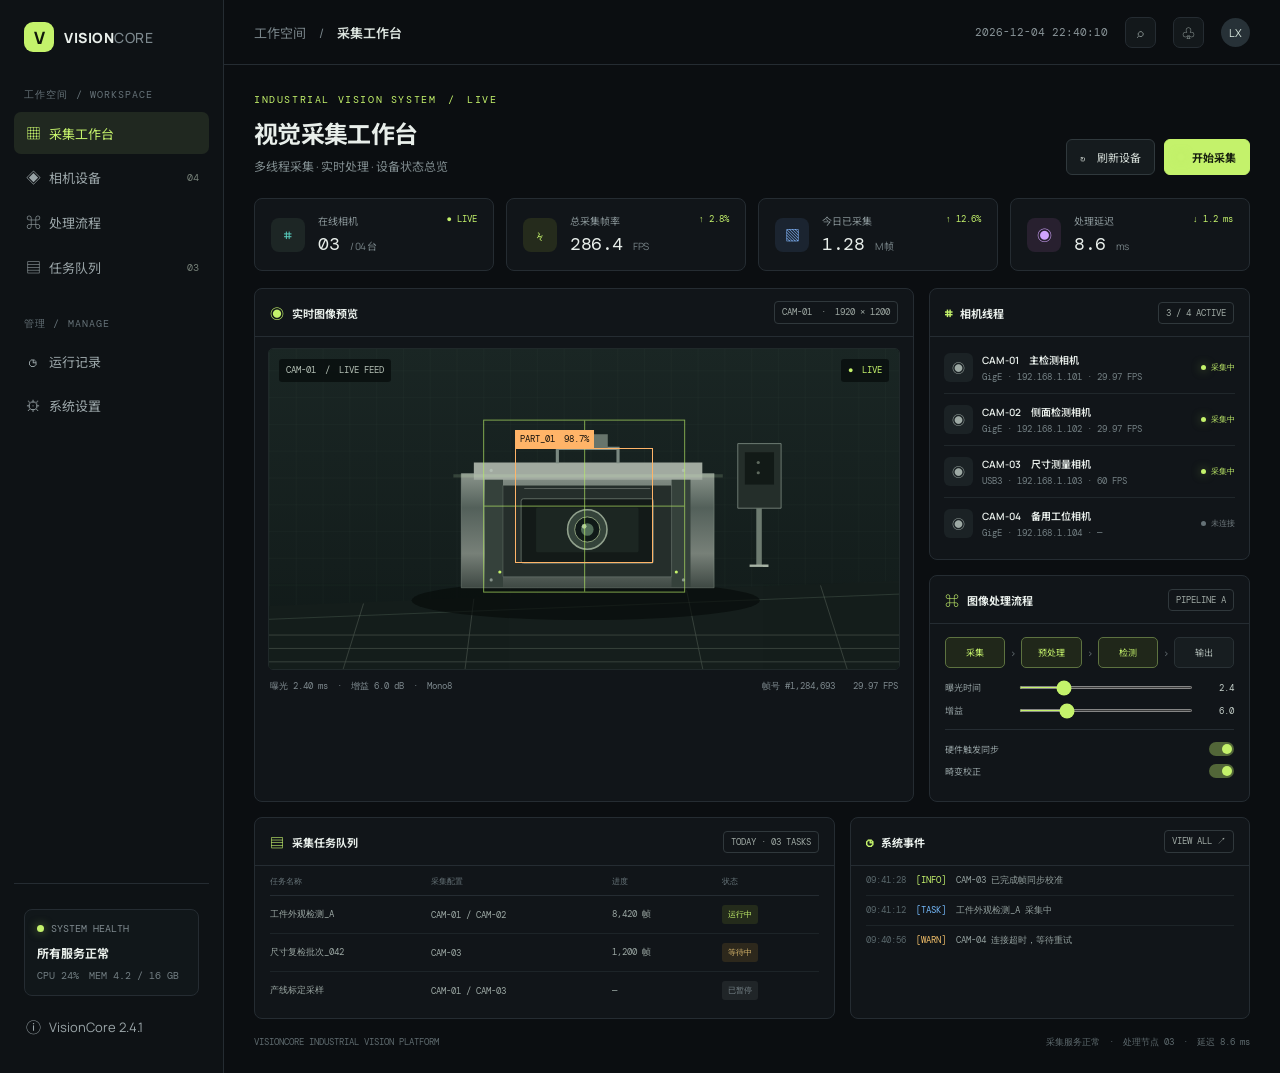
<file: acquisition.html>
<!doctype html>
<html lang="zh-CN">
<head>
<meta charset="utf-8"><meta name="viewport" content="width=device-width,initial-scale=1"><title>VisionCore · 视觉采集工作台</title>
<style>
@import url('https://fonts.googleapis.com/css2?family=DM+Mono:wght@400;500&family=Manrope:wght@400;500;600;700;800&family=Noto+Sans+SC:wght@400;500;600;700&display=swap');
:root{--bg:#0b0e11;--panel:#111519;--panel2:#151a1f;--line:#252c32;--muted:#7d898e;--text:#e8eeea;--lime:#c4f26b;--lime2:#8cb33c;--cyan:#5bd4c4;--red:#ff7068;--mono:'DM Mono',monospace;--sans:'Manrope','Noto Sans SC',sans-serif}*{box-sizing:border-box}body{margin:0;background:var(--bg);color:var(--text);font-family:var(--sans);font-size:13px;min-height:100vh}button,input{font:inherit}.shell{display:flex;min-height:100vh}.sidebar{width:224px;flex-shrink:0;background:#0e1215;border-right:1px solid var(--line);padding:22px 14px;display:flex;flex-direction:column}.brand{display:flex;align-items:center;gap:10px;padding:0 10px 28px}.brand-icon{width:30px;height:30px;background:var(--lime);color:#11170b;display:grid;place-items:center;border-radius:9px;font-weight:800;font-size:17px}.brand-name{font-size:14px;font-weight:800;letter-spacing:.5px}.brand-name span{color:var(--muted);font-weight:500}.group-label{font:10px var(--mono);letter-spacing:1.1px;color:#657177;padding:8px 10px 10px}.nav{display:flex;gap:7px;align-items:center;padding:10px;border-radius:7px;color:#9aa5a8;margin-bottom:3px;cursor:pointer}.nav.active{background:#202820;color:var(--lime)}.nav .ico{font-size:15px;width:18px;text-align:center}.nav em{font-style:normal;margin-left:auto;font:10px var(--mono);color:#778279}.side-bottom{margin-top:auto;border-top:1px solid var(--line);padding-top:15px}.system{margin:10px;padding:12px;border:1px solid var(--line);border-radius:8px;background:#11171a}.system-head{font:10px var(--mono);color:#7f8a8f;display:flex;align-items:center;gap:7px}.dot{width:7px;height:7px;border-radius:50%;background:var(--lime);box-shadow:0 0 10px #b7ea5c80}.system strong{display:block;margin:9px 0 3px;font-size:12px}.system small{color:#727e82;font:10px var(--mono)}.main{min-width:0;flex:1}.topbar{height:65px;border-bottom:1px solid var(--line);display:flex;align-items:center;padding:0 30px;gap:20px}.crumb{color:#79858a}.crumb b{color:#dce4df;font-weight:600}.top-right{margin-left:auto;display:flex;align-items:center;gap:17px}.clock{font:11px var(--mono);color:#899498}.icon-btn{border:1px solid var(--line);background:#13181b;border-radius:7px;color:#95a09e;width:31px;height:31px}.avatar{width:29px;height:29px;background:#273137;border-radius:50%;display:grid;place-items:center;color:#d8e7dd;font-size:11px}.content{max-width:1600px;margin:auto;padding:28px 30px 24px}.heading{display:flex;align-items:flex-end;margin-bottom:23px}.eyebrow{font:10px var(--mono);letter-spacing:1.6px;color:var(--lime);margin-bottom:8px}.heading h1{font-size:24px;letter-spacing:-.7px;margin:0;font-weight:700}.sub{color:#7f8b8e;margin:7px 0 0;font-size:12px}.head-actions{margin-left:auto;display:flex;gap:9px}.btn{background:#151b1e;border:1px solid #30393d;border-radius:6px;color:#d3dbd6;padding:9px 13px;cursor:pointer;display:inline-flex;align-items:center;gap:8px;font-size:11px}.btn:hover{border-color:#647278}.btn.primary{background:var(--lime);color:#18200f;border-color:var(--lime);font-weight:700}.btn.primary.running{background:#202c1a;color:var(--lime);border-color:#536638}.btn .dot{width:6px;height:6px}.metrics{display:grid;grid-template-columns:repeat(4,1fr);gap:12px;margin-bottom:17px}.metric,.card{background:var(--panel);border:1px solid var(--line);border-radius:8px}.metric{padding:14px 16px;display:flex;align-items:center;gap:13px}.metric-icon{width:34px;height:34px;background:#1d2625;border-radius:8px;display:grid;place-items:center;font-size:15px;color:var(--cyan)}.metric:nth-child(2) .metric-icon{color:var(--lime);background:#252b1c}.metric:nth-child(3) .metric-icon{color:#83b8ff;background:#1b2430}.metric:nth-child(4) .metric-icon{color:#d0a4fc;background:#28202f}.metric-label{color:#889497;font-size:10px}.metric-value{font:18px var(--mono);margin-top:4px;letter-spacing:-.5px}.metric-value span{font:10px var(--sans);color:#788488}.metric-trend{margin-left:auto;font:9px var(--mono);color:var(--lime);align-self:flex-start}.workspace{display:grid;grid-template-columns:minmax(400px,1.75fr) minmax(280px,.85fr);gap:15px}.card-head{height:48px;padding:0 15px;border-bottom:1px solid var(--line);display:flex;align-items:center}.card-title{font-size:11px;font-weight:700;display:flex;align-items:center;gap:8px}.card-title i{font-style:normal;color:var(--lime);font-size:14px}.tag{font:9px var(--mono);color:#9fa9a4;border:1px solid #30383c;padding:4px 7px;border-radius:4px;margin-left:auto}.feed{padding:11px 13px 12px}.canvas{height:322px;background:#0b1111;border-radius:5px;position:relative;overflow:hidden;border:1px solid #20292a}.canvas svg{width:100%;height:100%;display:block}.feed-label{position:absolute;font:9px var(--mono);color:#b4c0b5;background:#080d0dc9;padding:5px 7px;border-radius:3px;top:10px;left:10px}.feed-label.right{left:auto;right:10px;color:var(--lime)}.crosshair{position:absolute;left:50%;top:49%;width:32%;height:54%;border:1px solid #b7ed67a6;transform:translate(-50%,-50%)}.crosshair:before,.crosshair:after{content:'';position:absolute;background:#b7ed67a6}.crosshair:before{width:1px;height:100%;left:50%}.crosshair:after{height:1px;width:100%;top:50%}.bbox{position:absolute;left:39%;top:31%;width:22%;height:36%;border:1px solid #ffb468}.bbox span{position:absolute;top:-19px;left:-1px;background:#ffb468;color:#14110d;padding:3px 5px;font:9px var(--mono)}.canvas-info{display:flex;justify-content:space-between;padding:10px 2px 1px;color:#7d888d;font:9px var(--mono)}.right-stack{display:flex;flex-direction:column;gap:15px}.camera-list{padding:5px 14px 10px}.camera{display:flex;align-items:center;padding:10px 0;border-bottom:1px solid #20272b;gap:9px}.camera:last-child{border-bottom:0}.cam-icon{width:29px;height:29px;border-radius:6px;background:#1b2225;color:#9da9a4;display:grid;place-items:center}.cam-name{font-size:10px;font-weight:600}.cam-sub{color:#748084;font:9px var(--mono);margin-top:4px}.cam-status{margin-left:auto;font:8px var(--mono);display:flex;align-items:center;gap:5px;color:var(--lime)}.cam-status.off{color:#707a7e}.cam-status .dot{width:5px;height:5px}.processor{padding:12px 15px 15px}.pipeline{display:flex;align-items:center;gap:5px;margin:1px 0 13px}.step{flex:1;min-width:0;padding:8px 6px;background:#171d20;border:1px solid #293135;border-radius:5px;text-align:center;color:#aab5b0;font-size:9px}.step.on{border-color:#5d7240;color:var(--lime);background:#20271a}.arrow{color:#687276;font-size:10px}.slider-row{display:flex;align-items:center;margin:10px 0 8px;gap:10px}.slider-row label{width:62px;color:#8f9b9d;font-size:9px}.slider-row input{flex:1;height:3px;accent-color:var(--lime)}.slider-row output{font:9px var(--mono);width:29px;text-align:right;color:#c5d0ca}.divider{height:1px;background:var(--line);margin:12px 0}.toggle-row{display:flex;align-items:center;justify-content:space-between;color:#919d9f;font-size:9px;margin:8px 0}.toggle{width:25px;height:14px;background:#394347;border-radius:10px;position:relative}.toggle:after{content:'';position:absolute;width:10px;height:10px;top:2px;left:2px;background:#b7c1bc;border-radius:50%}.toggle.on{background:#526638}.toggle.on:after{left:13px;background:var(--lime)}.bottom-grid{display:grid;grid-template-columns:1.45fr 1fr;gap:15px;margin-top:15px}.queue,.logs{padding:0 15px 9px}.table-head,.table-row{display:grid;grid-template-columns:1.2fr 1.35fr .8fr .75fr;align-items:center;gap:6px}.table-head{font:8px var(--mono);color:#677479;padding:10px 0 8px;border-bottom:1px solid var(--line)}.table-row{font:9px var(--mono);color:#9ba7a3;padding:9px 0;border-bottom:1px solid #1d2428}.table-row:last-child{border:0}.status-pill{font-size:8px;padding:4px 6px;border-radius:3px;width:max-content;color:var(--lime);background:#242b1b}.status-pill.wait{color:#d6b56b;background:#2d281c}.status-pill.idle{color:#78858a;background:#202528}.log{display:flex;gap:10px;padding:8px 0;border-bottom:1px solid #1d2428;font:9px var(--mono);color:#929f9d}.log:last-child{border:0}.log time{color:#59676b;white-space:nowrap}.log .good{color:var(--lime)}.log .info{color:#74b9fa}.log .warn{color:#efbd68}.footer{display:flex;justify-content:space-between;margin-top:17px;color:#5e6a6e;font:9px var(--mono)}
@media(max-width:1050px){.sidebar{width:190px}.workspace{grid-template-columns:minmax(350px,1.4fr) minmax(260px,.8fr)}.metrics{grid-template-columns:repeat(2,1fr)}}@media(max-width:760px){.sidebar{display:none}.topbar{padding:0 16px}.content{padding:20px 14px}.heading{align-items:flex-start;gap:15px;flex-direction:column}.head-actions{margin-left:0}.workspace,.bottom-grid{grid-template-columns:1fr}.canvas{height:270px}.metrics{gap:8px}.metric{padding:12px}.metric-value{font-size:15px}.clock{display:none}}
</style></head>
<body><div class="shell"><aside class="sidebar"><div class="brand"><div class="brand-icon">V</div><div class="brand-name">VISION<span>CORE</span></div></div><div class="group-label">工作空间 / WORKSPACE</div><div class="nav active"><span class="ico">▦</span>采集工作台</div><div class="nav"><span class="ico">◈</span>相机设备 <em>04</em></div><div class="nav"><span class="ico">⌘</span>处理流程</div><div class="nav"><span class="ico">▤</span>任务队列 <em>03</em></div><div class="group-label" style="margin-top:18px">管理 / MANAGE</div><div class="nav"><span class="ico">◷</span>运行记录</div><div class="nav"><span class="ico">⚙</span>系统设置</div><div class="side-bottom"><div class="system"><div class="system-head"><span class="dot"></span> SYSTEM HEALTH</div><strong>所有服务正常</strong><small>CPU 24%　MEM 4.2 / 16 GB</small></div><div class="nav"><span class="ico">ⓘ</span>VisionCore 2.4.1</div></div></aside>
<main class="main"><header class="topbar"><div class="crumb">工作空间　/　<b>采集工作台</b></div><div class="top-right"><span class="clock" id="clock">2025-03-18　09:41:32</span><button class="icon-btn">⌕</button><button class="icon-btn">♧</button><div class="avatar">LX</div></div></header><div class="content"><section class="heading"><div><div class="eyebrow">INDUSTRIAL VISION SYSTEM　/　LIVE</div><h1>视觉采集工作台</h1><p class="sub">多线程采集 · 实时处理 · 设备状态总览</p></div><div class="head-actions"><button class="btn">↻　刷新设备</button><button class="btn primary" id="capture"><span class="dot"></span>开始采集</button></div></section>
<section class="metrics"><div class="metric"><div class="metric-icon">⌗</div><div><div class="metric-label">在线相机</div><div class="metric-value">03 <span>/ 04 台</span></div></div><div class="metric-trend">● LIVE</div></div><div class="metric"><div class="metric-icon">ϟ</div><div><div class="metric-label">总采集帧率</div><div class="metric-value">286.4 <span>FPS</span></div></div><div class="metric-trend">↑ 2.8%</div></div><div class="metric"><div class="metric-icon">▧</div><div><div class="metric-label">今日已采集</div><div class="metric-value">1.28 <span>M 帧</span></div></div><div class="metric-trend">↑ 12.6%</div></div><div class="metric"><div class="metric-icon">◉</div><div><div class="metric-label">处理延迟</div><div class="metric-value">8.6 <span>ms</span></div></div><div class="metric-trend">↓ 1.2 ms</div></div></section>
<section class="workspace"><div class="card"><div class="card-head"><div class="card-title"><i>◉</i> 实时图像预览</div><span class="tag">CAM-01　·　1920 × 1200</span></div><div class="feed"><div class="canvas"><svg viewBox="0 0 800 420" preserveAspectRatio="xMidYMid slice" aria-label="工业相机图像预览"><defs><linearGradient id="bg" x2="0" y2="1"><stop stop-color="#1a2624"/><stop offset="1" stop-color="#111a19"/></linearGradient><linearGradient id="metal" x2="0" y2="1"><stop stop-color="#8a948b"/><stop offset=".3" stop-color="#53605a"/><stop offset=".7" stop-color="#778078"/><stop offset="1" stop-color="#3e4843"/></linearGradient><pattern id="grid" width="34" height="34" patternUnits="userSpaceOnUse"><path d="M34 0H0V34" fill="none" stroke="#8da393" stroke-opacity=".07"/></pattern></defs><rect width="800" height="420" fill="url(#bg)"/><rect width="800" height="420" fill="url(#grid)"/><path d="M0 333L800 301v119H0" fill="#151e1c"/><path d="M0 350L800 318" stroke="#33413a"/><g opacity=".28" stroke="#adbea9"><path d="M0 370H800M0 387H800M0 404H800"/><path d="M120 330L92 420M260 324L248 420M530 313L552 420M700 307L736 420"/></g><ellipse cx="402" cy="326" rx="221" ry="25" fill="#070b0a" opacity=".65"/><g><path d="M244 165h321v145H244z" fill="url(#metal)" stroke="#a7b2a7" stroke-opacity=".4"/><path d="M260 151h290v22H260z" fill="#a1aaa0"/><path d="M274 173h23v136h-23zM511 173h24v136h-24z" fill="#35413b"/><path d="M297 180h214v116H297z" fill="#252e2b" stroke="#bbc5b9" stroke-opacity=".28"/><rect x="320" y="197" width="168" height="82" rx="3" fill="#131a18" stroke="#6f7c72"/><rect x="339" y="208" width="130" height="57" rx="2" fill="#1c2622"/><circle cx="404" cy="236" r="25" fill="#34433a" stroke="#91a18d" stroke-width="2"/><circle cx="404" cy="236" r="16" fill="#101a18" stroke="#a8bc91"/><circle cx="404" cy="236" r="8" fill="#516d58"/><circle cx="400" cy="232" r="3" fill="#daf2c1" opacity=".7"/><path d="M324 184h160" stroke="#d2d8cc" stroke-opacity=".4"/><g fill="#c5f26b"><circle cx="293" cy="290" r="2"/><circle cx="517" cy="290" r="2"/></g><path d="M366 152v-19h77v19" fill="none" stroke="#7a8880" stroke-width="4"/><path d="M380 133v-18h50v18" fill="#68756c"/><g fill="#bfcbc0" opacity=".6"><circle cx="282" cy="161" r="2"/><circle cx="526" cy="161" r="2"/><circle cx="282" cy="300" r="2"/><circle cx="526" cy="300" r="2"/></g></g><path d="M595 127h55v82h-55z" fill="#242e2a" stroke="#839086"/><rect x="604" y="138" width="37" height="41" fill="#121a17"/><path d="M622 209v73" stroke="#6d7b70" stroke-width="7"/><path d="M610 282h24" stroke="#a7b3a5" stroke-width="3"/><g opacity=".5" fill="#a9b8a4"><circle cx="621" cy="151" r="2"/><circle cx="621" cy="164" r="2"/></g><g opacity=".16" fill="#d5f1c0"><path d="M234 166h342v4H234z"/></g></svg><div class="crosshair"></div><div class="bbox"><span>PART_01　98.7%</span></div><div class="feed-label">CAM-01　/　LIVE FEED</div><div class="feed-label right">●　LIVE</div></div><div class="canvas-info"><span>曝光 2.40 ms　·　增益 6.0 dB　·　Mono8</span><span>帧号 #1,284,693　　29.97 FPS</span></div></div></div>
<div class="right-stack"><div class="card"><div class="card-head"><div class="card-title"><i>⌗</i> 相机线程</div><span class="tag">3 / 4 ACTIVE</span></div><div class="camera-list"><div class="camera"><div class="cam-icon">◉</div><div><div class="cam-name">CAM-01　主检测相机</div><div class="cam-sub">GigE · 192.168.1.101 · 29.97 FPS</div></div><div class="cam-status"><span class="dot"></span>采集中</div></div><div class="camera"><div class="cam-icon">◉</div><div><div class="cam-name">CAM-02　侧面检测相机</div><div class="cam-sub">GigE · 192.168.1.102 · 29.97 FPS</div></div><div class="cam-status"><span class="dot"></span>采集中</div></div><div class="camera"><div class="cam-icon">◉</div><div><div class="cam-name">CAM-03　尺寸测量相机</div><div class="cam-sub">USB3 · 192.168.1.103 · 60 FPS</div></div><div class="cam-status"><span class="dot"></span>采集中</div></div><div class="camera"><div class="cam-icon">◉</div><div><div class="cam-name">CAM-04　备用工位相机</div><div class="cam-sub">GigE · 192.168.1.104 · —</div></div><div class="cam-status off"><span class="dot" style="background:#657176;box-shadow:none"></span>未连接</div></div></div></div>
<div class="card"><div class="card-head"><div class="card-title"><i>⌘</i> 图像处理流程</div><span class="tag">PIPELINE A</span></div><div class="processor"><div class="pipeline"><div class="step on">采集</div><span class="arrow">›</span><div class="step on">预处理</div><span class="arrow">›</span><div class="step on">检测</div><span class="arrow">›</span><div class="step">输出</div></div><div class="slider-row"><label>曝光时间</label><input type="range" min=".1" max="10" value="2.4" step=".1" data-unit=" ms"><output>2.4</output></div><div class="slider-row"><label>增益</label><input type="range" min="0" max="24" value="6" step=".5" data-unit=" dB"><output>6.0</output></div><div class="divider"></div><div class="toggle-row">硬件触发同步 <div class="toggle on"></div></div><div class="toggle-row">畸变校正 <div class="toggle on"></div></div></div></div></div></section>
<section class="bottom-grid"><div class="card"><div class="card-head"><div class="card-title"><i>▤</i> 采集任务队列</div><span class="tag">TODAY · 03 TASKS</span></div><div class="queue"><div class="table-head"><span>任务名称</span><span>采集配置</span><span>进度</span><span>状态</span></div><div class="table-row"><span>工件外观检测_A</span><span>CAM-01 / CAM-02</span><span>8,420 帧</span><span class="status-pill">运行中</span></div><div class="table-row"><span>尺寸复检批次_042</span><span>CAM-03</span><span>1,200 帧</span><span class="status-pill wait">等待中</span></div><div class="table-row"><span>产线标定采样</span><span>CAM-01 / CAM-03</span><span>—</span><span class="status-pill idle">已暂停</span></div></div></div><div class="card"><div class="card-head"><div class="card-title"><i>◷</i> 系统事件</div><span class="tag">VIEW ALL ↗</span></div><div class="logs"><div class="log"><time>09:41:28</time><span class="good">[INFO]</span><span>CAM-03 已完成帧同步校准</span></div><div class="log"><time>09:41:12</time><span class="info">[TASK]</span><span>工件外观检测_A 采集中</span></div><div class="log"><time>09:40:56</time><span class="warn">[WARN]</span><span>CAM-04 连接超时，等待重试</span></div></div></div></section><footer class="footer"><span>VISIONCORE INDUSTRIAL VISION PLATFORM</span><span>采集服务正常　·　处理节点 03　·　延迟 8.6 ms</span></footer></div></main></div>
<script>const clock=document.getElementById('clock');function tick(){clock.textContent=new Intl.DateTimeFormat('zh-CN',{year:'numeric',month:'2-digit',day:'2-digit',hour:'2-digit',minute:'2-digit',second:'2-digit',hour12:false}).format(new Date()).replaceAll('/','-').replace(',','　')}tick();setInterval(tick,1000);document.querySelectorAll('input[type=range]').forEach(el=>el.addEventListener('input',()=>el.nextElementSibling.textContent=Number(el.value).toFixed(el.step==='0.5'||el.step==='0.1'?1:0)));document.querySelectorAll('.toggle').forEach(el=>el.addEventListener('click',()=>el.classList.toggle('on')));const cap=document.getElementById('capture');cap.addEventListener('click',()=>{const running=cap.classList.toggle('running');cap.innerHTML=running?'Ⅱ　暂停采集':'<span class="dot"></span>开始采集';document.querySelector('.feed-label.right').textContent=running?'●　LIVE':'Ⅱ　PAUSED';document.querySelector('.feed-label.right').style.color=running?'var(--lime)':'#efbd68'});</script></body></html>
</file>
